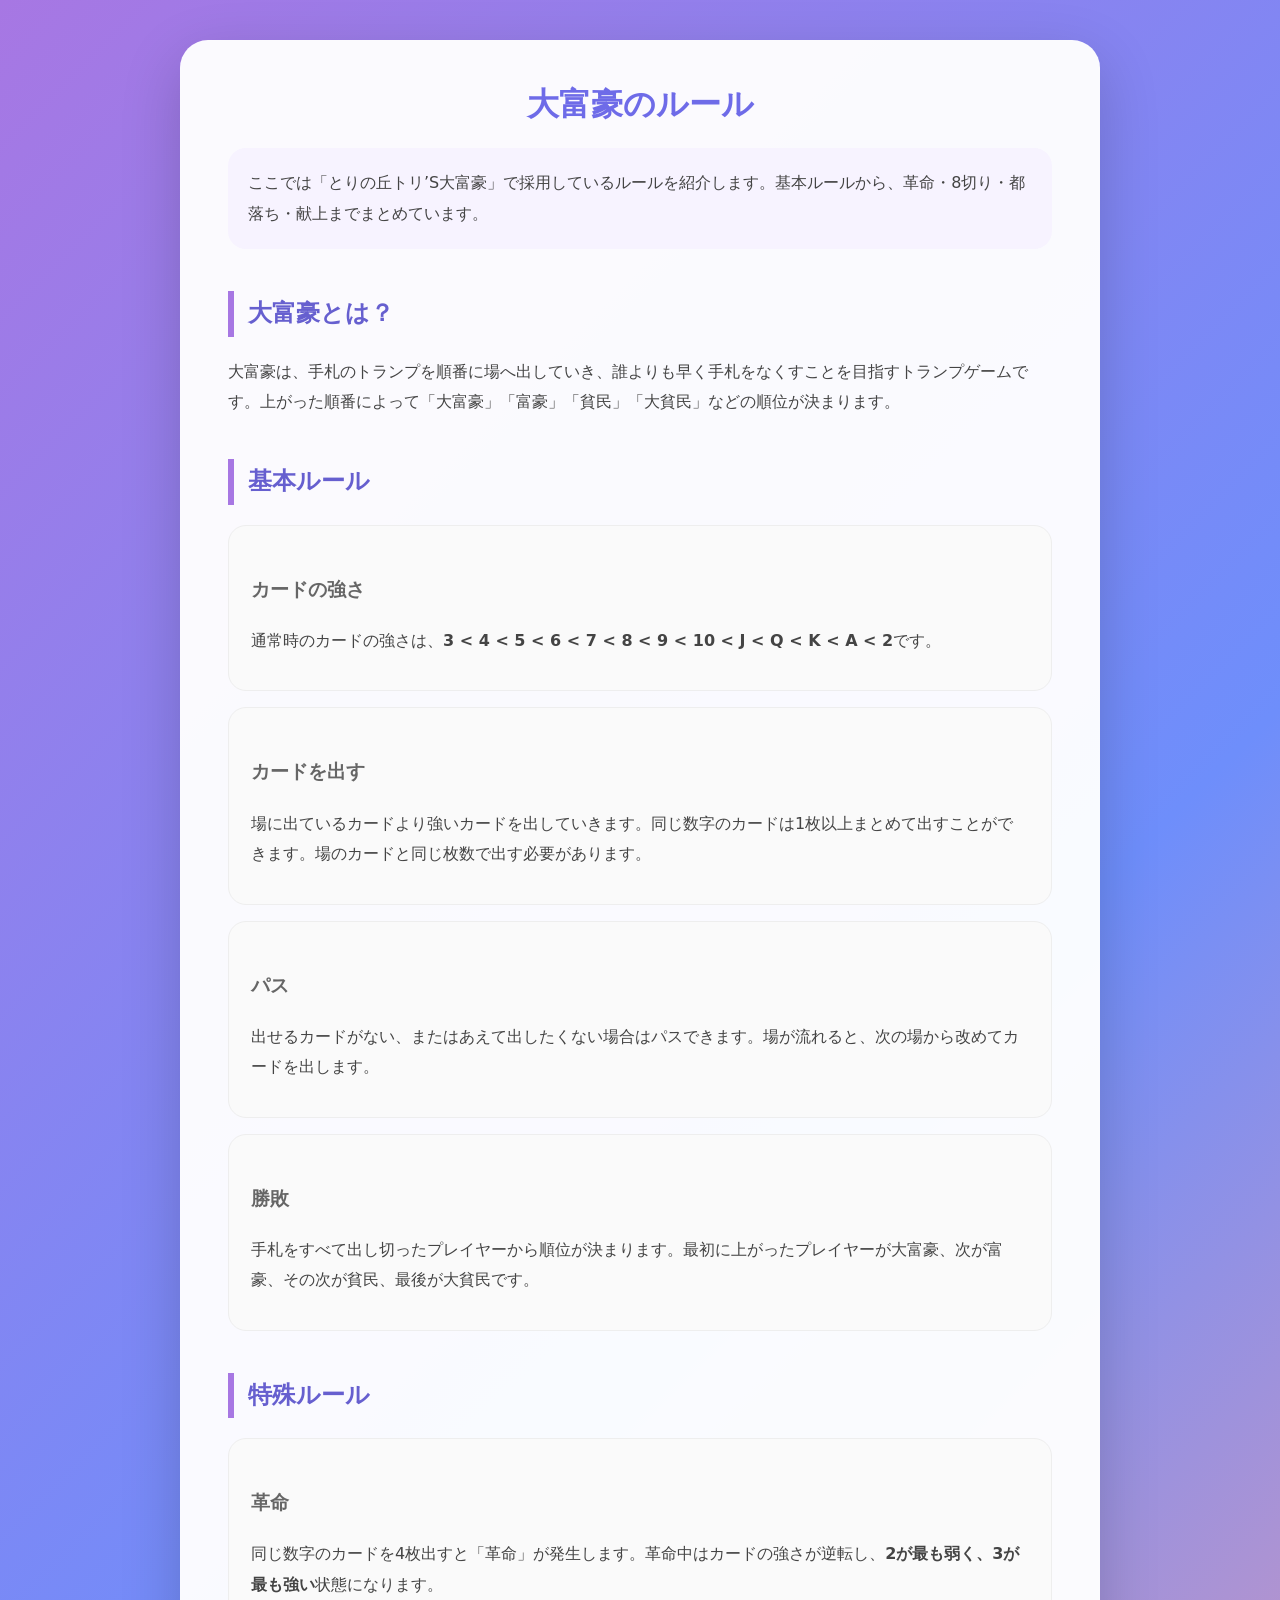
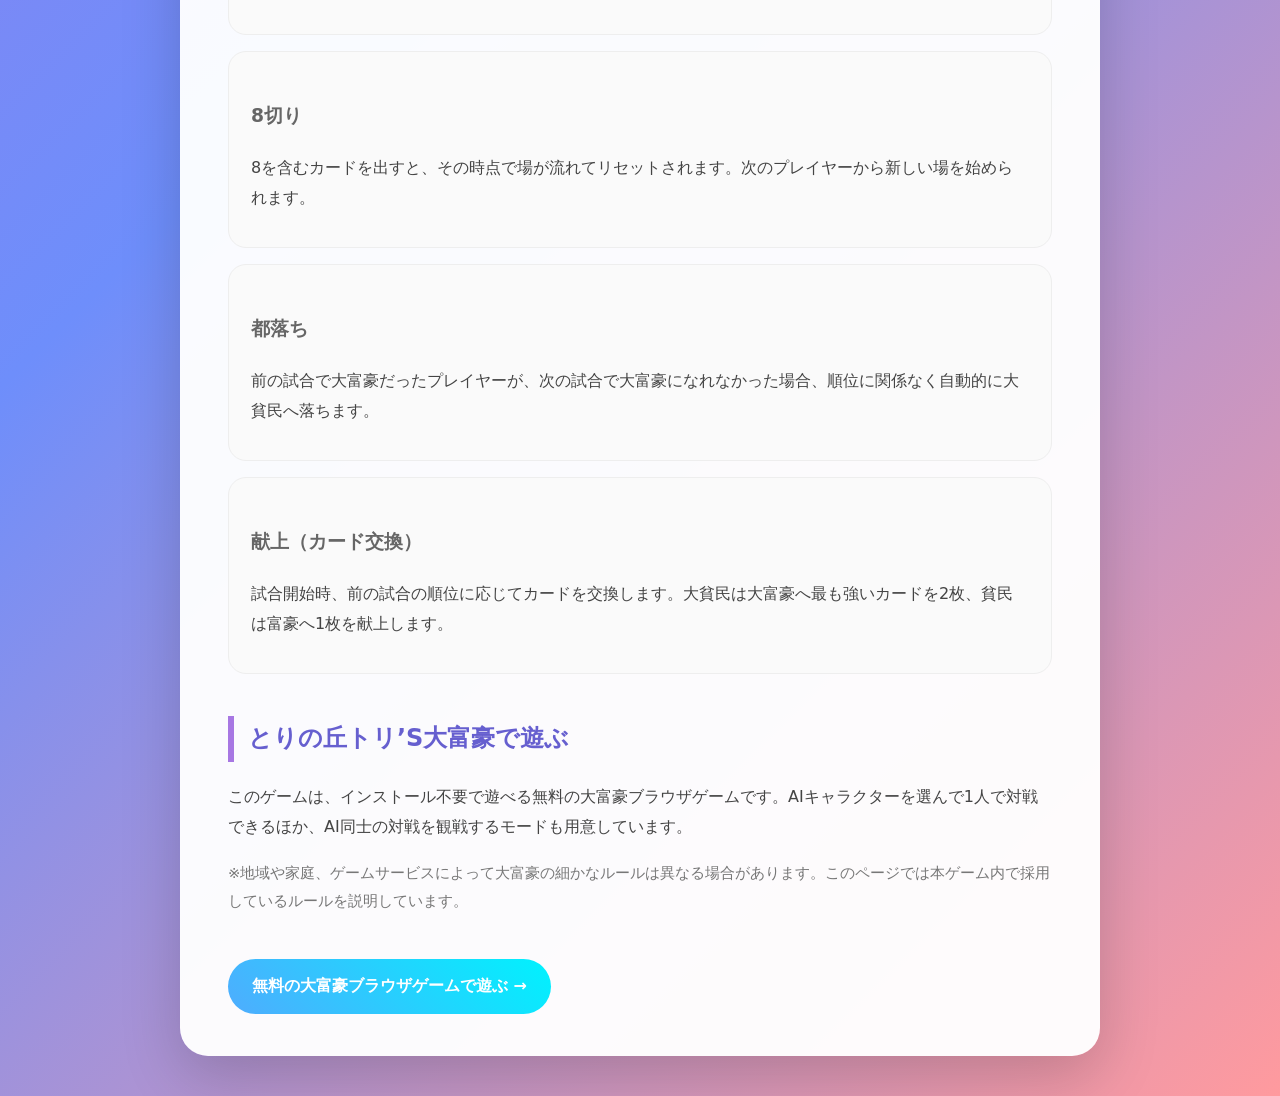
<file: rules.html>
<!DOCTYPE html>
<html lang="ja">
<head>
  <meta charset="UTF-8">
  <meta name="viewport" content="width=device-width, initial-scale=1.0">
  <title>大富豪のルール｜革命・8切り・都落ち・献上を解説｜とりの丘トリ’S</title>
  <meta name="description" content="大富豪の基本ルールをわかりやすく解説。カードの強さ、革命、8切り、都落ち、献上など、とりの丘トリ’S大富豪で採用しているルールを紹介します。">
  <meta name="robots" content="index, follow">
  <style>
    * { box-sizing: border-box; }
    body { margin: 0; font-family: system-ui, -apple-system, BlinkMacSystemFont, "Hiragino Kaku Gothic ProN", "Yu Gothic", sans-serif; color: #444; background: linear-gradient(135deg, #a777e3, #6e8efb, #ff9a9e); min-height: 100vh; line-height: 1.9; }
    main { width: min(920px, 94%); margin: 40px auto; background: rgba(255,255,255,.96); border-radius: 28px; padding: 42px 48px; box-shadow: 0 20px 60px rgba(0,0,0,.18); }
    h1 { text-align: center; color: #6e6be8; line-height: 1.4; margin-top: 0; }
    h2 { color: #665fcf; border-left: 6px solid #a777e3; padding-left: 14px; margin-top: 42px; }
    h3 { color: #666; margin-top: 28px; }
    .lead { background: #f7f3ff; border-radius: 18px; padding: 20px; }
    .rule-card { background: #fafafa; border: 1px solid #eee; border-radius: 18px; padding: 18px 22px; margin: 16px 0; }
    ul { padding-left: 1.5em; }
    .back { display: inline-block; margin-top: 30px; padding: 12px 24px; border-radius: 999px; background: linear-gradient(45deg, #4facfe, #00f2fe); color: white; text-decoration: none; font-weight: bold; }
    .note { font-size: .92rem; color: #777; }
    @media (max-width: 600px) { main { padding: 28px 20px; margin: 20px auto; } h1 { font-size: 1.8rem; } h2 { font-size: 1.35rem; } }
  </style>
</head>
<body>
<main>
  <h1>大富豪のルール</h1>
  <p class="lead">ここでは「とりの丘トリ’S大富豪」で採用しているルールを紹介します。基本ルールから、革命・8切り・都落ち・献上までまとめています。</p>

  <h2>大富豪とは？</h2>
  <p>大富豪は、手札のトランプを順番に場へ出していき、誰よりも早く手札をなくすことを目指すトランプゲームです。上がった順番によって「大富豪」「富豪」「貧民」「大貧民」などの順位が決まります。</p>

  <h2>基本ルール</h2>
  <div class="rule-card">
    <h3>カードの強さ</h3>
    <p>通常時のカードの強さは、<strong>3 &lt; 4 &lt; 5 &lt; 6 &lt; 7 &lt; 8 &lt; 9 &lt; 10 &lt; J &lt; Q &lt; K &lt; A &lt; 2</strong>です。</p>
  </div>
  <div class="rule-card">
    <h3>カードを出す</h3>
    <p>場に出ているカードより強いカードを出していきます。同じ数字のカードは1枚以上まとめて出すことができます。場のカードと同じ枚数で出す必要があります。</p>
  </div>
  <div class="rule-card">
    <h3>パス</h3>
    <p>出せるカードがない、またはあえて出したくない場合はパスできます。場が流れると、次の場から改めてカードを出します。</p>
  </div>
  <div class="rule-card">
    <h3>勝敗</h3>
    <p>手札をすべて出し切ったプレイヤーから順位が決まります。最初に上がったプレイヤーが大富豪、次が富豪、その次が貧民、最後が大貧民です。</p>
  </div>

  <h2>特殊ルール</h2>
  <div class="rule-card">
    <h3>革命</h3>
    <p>同じ数字のカードを4枚出すと「革命」が発生します。革命中はカードの強さが逆転し、<strong>2が最も弱く、3が最も強い</strong>状態になります。</p>
  </div>
  <div class="rule-card">
    <h3>8切り</h3>
    <p>8を含むカードを出すと、その時点で場が流れてリセットされます。次のプレイヤーから新しい場を始められます。</p>
  </div>
  <div class="rule-card">
    <h3>都落ち</h3>
    <p>前の試合で大富豪だったプレイヤーが、次の試合で大富豪になれなかった場合、順位に関係なく自動的に大貧民へ落ちます。</p>
  </div>
  <div class="rule-card">
    <h3>献上（カード交換）</h3>
    <p>試合開始時、前の試合の順位に応じてカードを交換します。大貧民は大富豪へ最も強いカードを2枚、貧民は富豪へ1枚を献上します。</p>
  </div>

  <h2>とりの丘トリ’S大富豪で遊ぶ</h2>
  <p>このゲームは、インストール不要で遊べる無料の大富豪ブラウザゲームです。AIキャラクターを選んで1人で対戦できるほか、AI同士の対戦を観戦するモードも用意しています。</p>
  <p class="note">※地域や家庭、ゲームサービスによって大富豪の細かなルールは異なる場合があります。このページでは本ゲーム内で採用しているルールを説明しています。</p>
  <a class="back" href="index.html">無料の大富豪ブラウザゲームで遊ぶ →</a>
</main>
</body>
</html>
</file>
